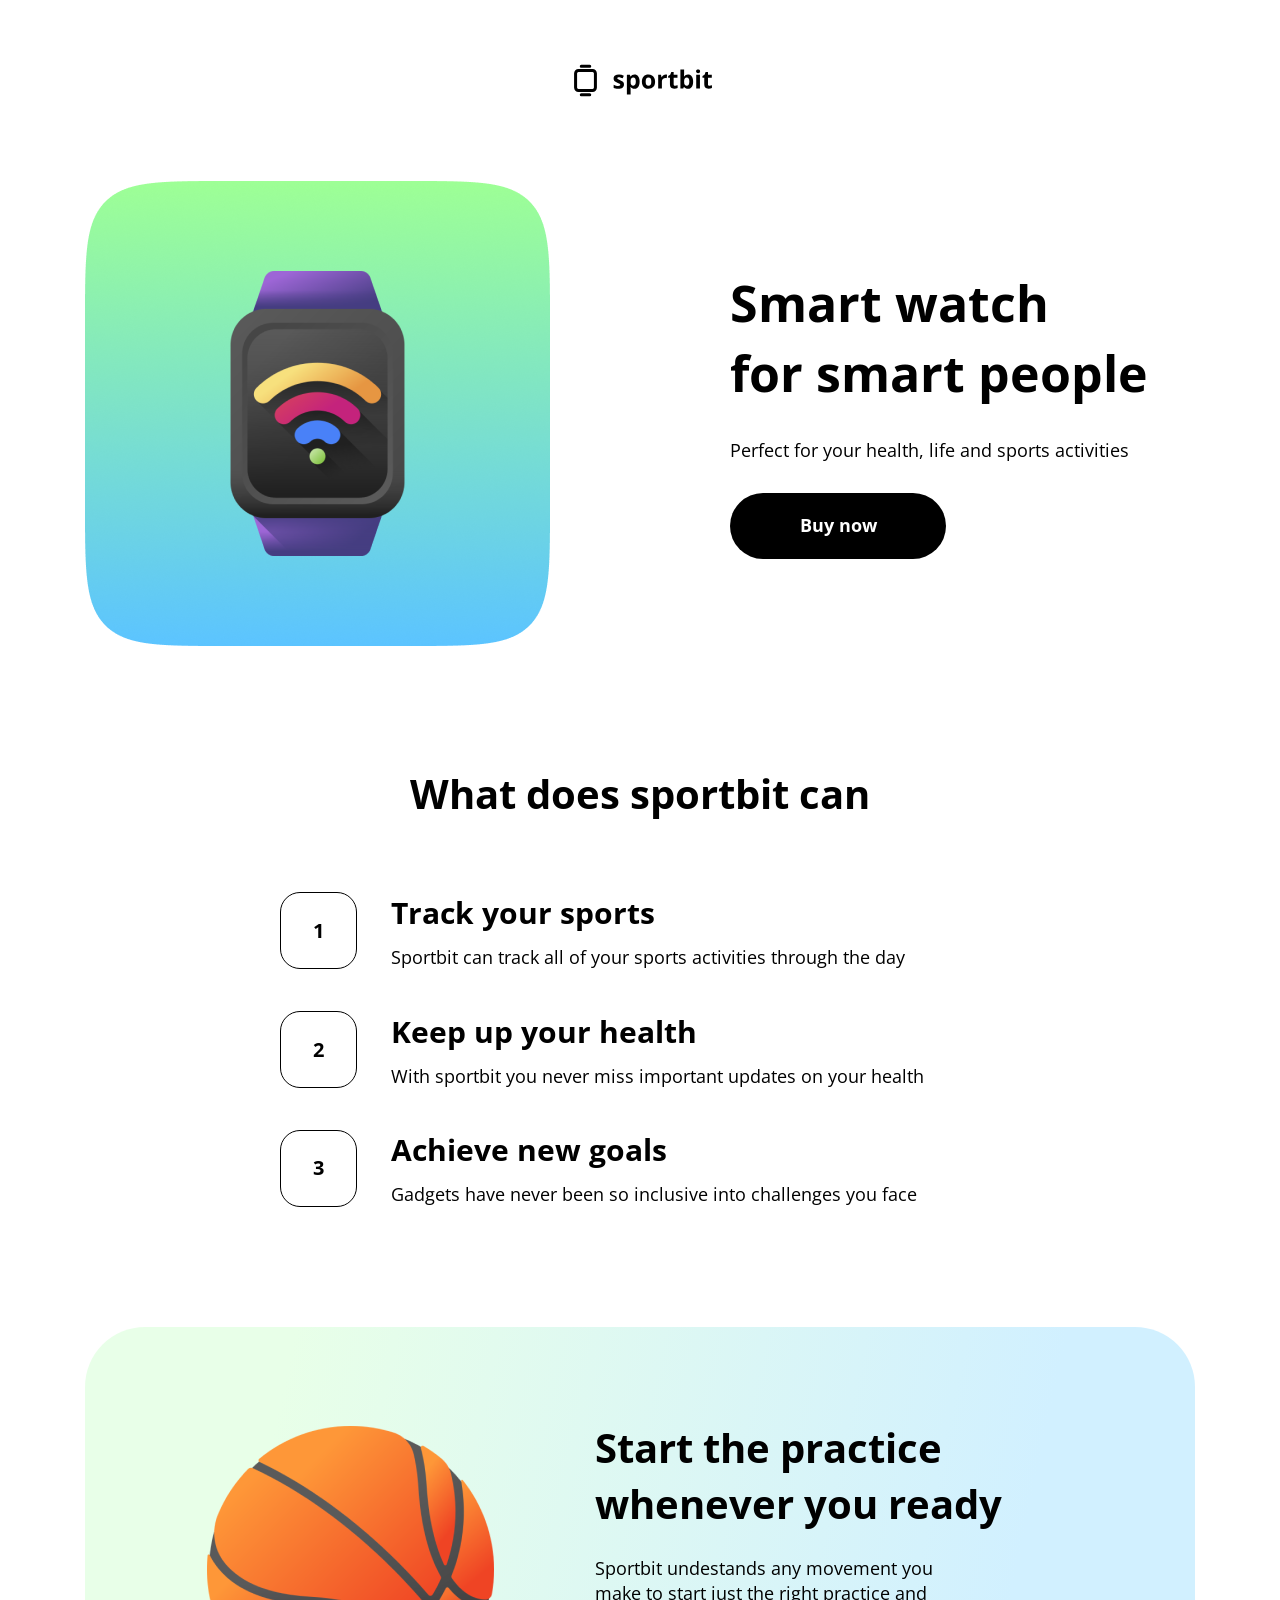
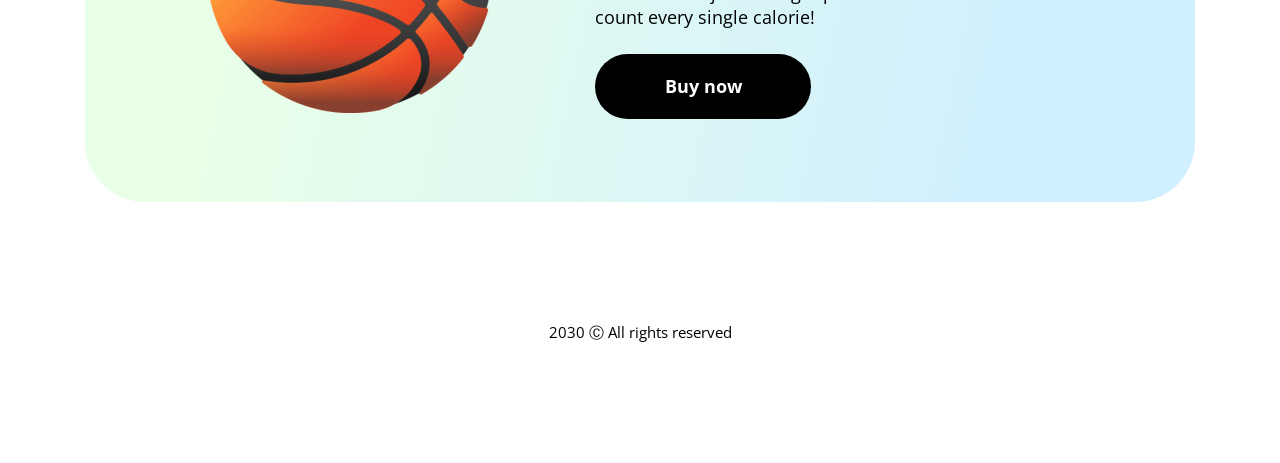
<file: index.html>
<!DOCTYPE html>
<html lang="en">
<head>
    <meta charset="UTF-8">
    <meta http-equiv="X-UA-Compatible" content="IE=edge">
    <meta name="viewport" content="width=device-width, initial-scale=1.0">
    <link rel="icon" type="image/x-icon" href="img/watch.png">
    <link rel="preconnect" href="https://fonts.googleapis.com">
    <link rel="preconnect" href="https://fonts.gstatic.com" crossorigin>
    <link href="https://fonts.googleapis.com/css2?family=Open+Sans:wght@400;700&display=swap" rel="stylesheet">
    <link rel="stylesheet" href="css/main.css">
    <title>Sportbit Home</title>
</head>
<body>
    <header class="header" id="header">
        <div class="container">

            <a href="#" class="logo">
                <img src="img/logo.svg" alt="Sportbit">
            </a>

            <div class="wrapper">
                <img src="img/watch.png" alt="Smart watch" class="image">
                <div class="hero-text">
                    <h1>Smart watch<br>for smart people</h1>
                    <p class="intro">Perfect for your health, life and sports activities</p>
                    <a href="#" class="button">Buy now</a>
                </div>
            </div>
        </div>
    </header>

    <section class="features" id="features">
        <div class="container">
            <h2>What does sportbit can</h2>
            <div class="features-container">
                <div class="feature">
                    <span class="feature-digit">1</span>
                    <div class="feature-wrap">
                        <h3 class="feature-title">Track your sports</h3>
                        <p class="feature-text">Sportbit can track all of your sports activities through the day</p>
                    </div>
                </div>
                <div class="feature">
                    <span class="feature-digit">2</span>
                    <div class="feature-wrap">
                        <h3 class="feature-title">Keep up your health</h3>
                        <p class="feature-text">With sportbit you never miss important updates on your health</p>
                    </div>
                </div>
                <div class="feature">
                    <span class="feature-digit">3</span>
                    <div class="feature-wrap">
                        <h3 class="feature-title">Achieve new goals</h3>
                        <p class="feature-text">Gadgets have never been so inclusive into challenges you face</p>
                    </div>
                </div>
            </div>
        </div>
    </section>

    <section class="action" id="action">
        <div class="container">
            <div class="action-wrap">
                <img src="img/ball.png" alt="Sports activities">
                <div class="hero-text">
                    <h2>Start the practice whenever you ready</h2>
                    <p class="intro">Sportbit undestands any movement you make to start just the right practice and count every single calorie!</p>
                    <a href="#" class="button">Buy now</a>
                </div>
            </div>
        </div>
    </section>

    <footer class="footer" id="footer">
        <div class="container">
            <p class="credits">2030 Ⓒ All rights reserved</p>
        </div>
    </footer>

    
</body>
</html>
</file>
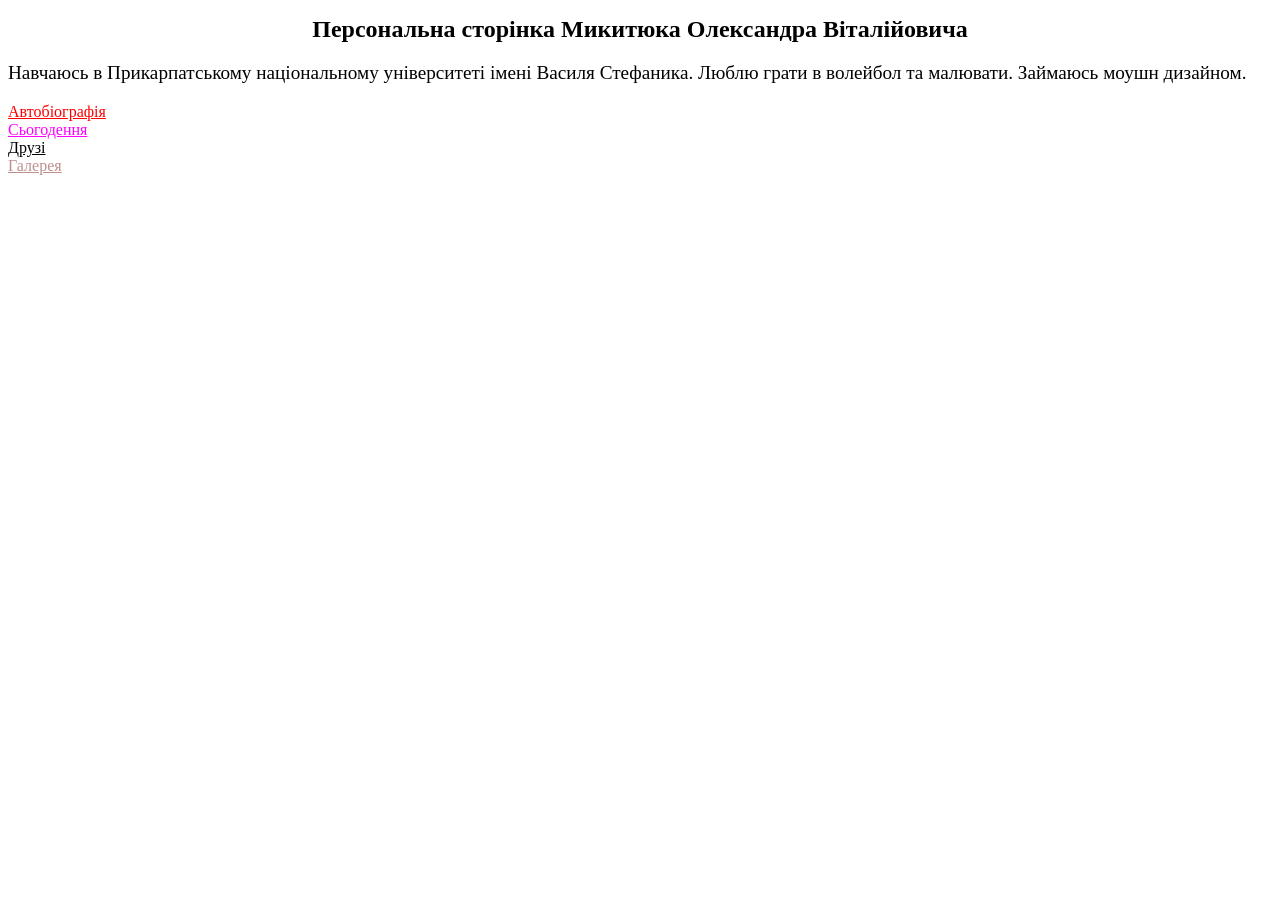
<file: lab2/index.html>
<!DOCTYPE html>
<html>
<head>
	<meta charset="utf-8">
	<title>Lab2</title>
	<style>
		/*////////main////////*/
	h1.index {
		text-align: center;
		font-size: 24px;
	}

	p.index {
		font-size: 1.2rem;
	}

	/*biography*/
	a:link.index1 {
		color: red;
	}
	a:visited.index1 {
		color: brown;
	}

	/*novadays*/
	a:link.index2 {
		color: magenta;
	}
	a:visited.index2 {
		color: pink;
	}

	/*friends*/
	a:link.index3 {
		color: black;
	}
	a:visited.index3 {
		color: darkblue;
	}

	/*gallery*/
	a:link.index4 {
		color: rosybrown;
	}
	a:visited.index4 {
		color: cyan;
	}
	/*////////main////////*/
	</style>
</head>
<body>
	<h1 class="index">Персональна сторінка Микитюка Олександра Віталійовича</h1>
	<p class="index">Навчаюсь в Прикарпатському національному університеті імені Василя Стефаника. Люблю грати в волейбол та малювати. Займаюсь моушн дизайном.</p>
	<p><a class="index1" href="biography.html"> Автобіографія </a>
	<br>
	<a class="index2" href="novadays.html">Сьогодення</a>
	<br>
	<a class="index3" href="friends.html">Друзі</a>
	<br>
	<a class="index4" href="gallery.html">Галерея</a></p>
</body>
</html>
</file>
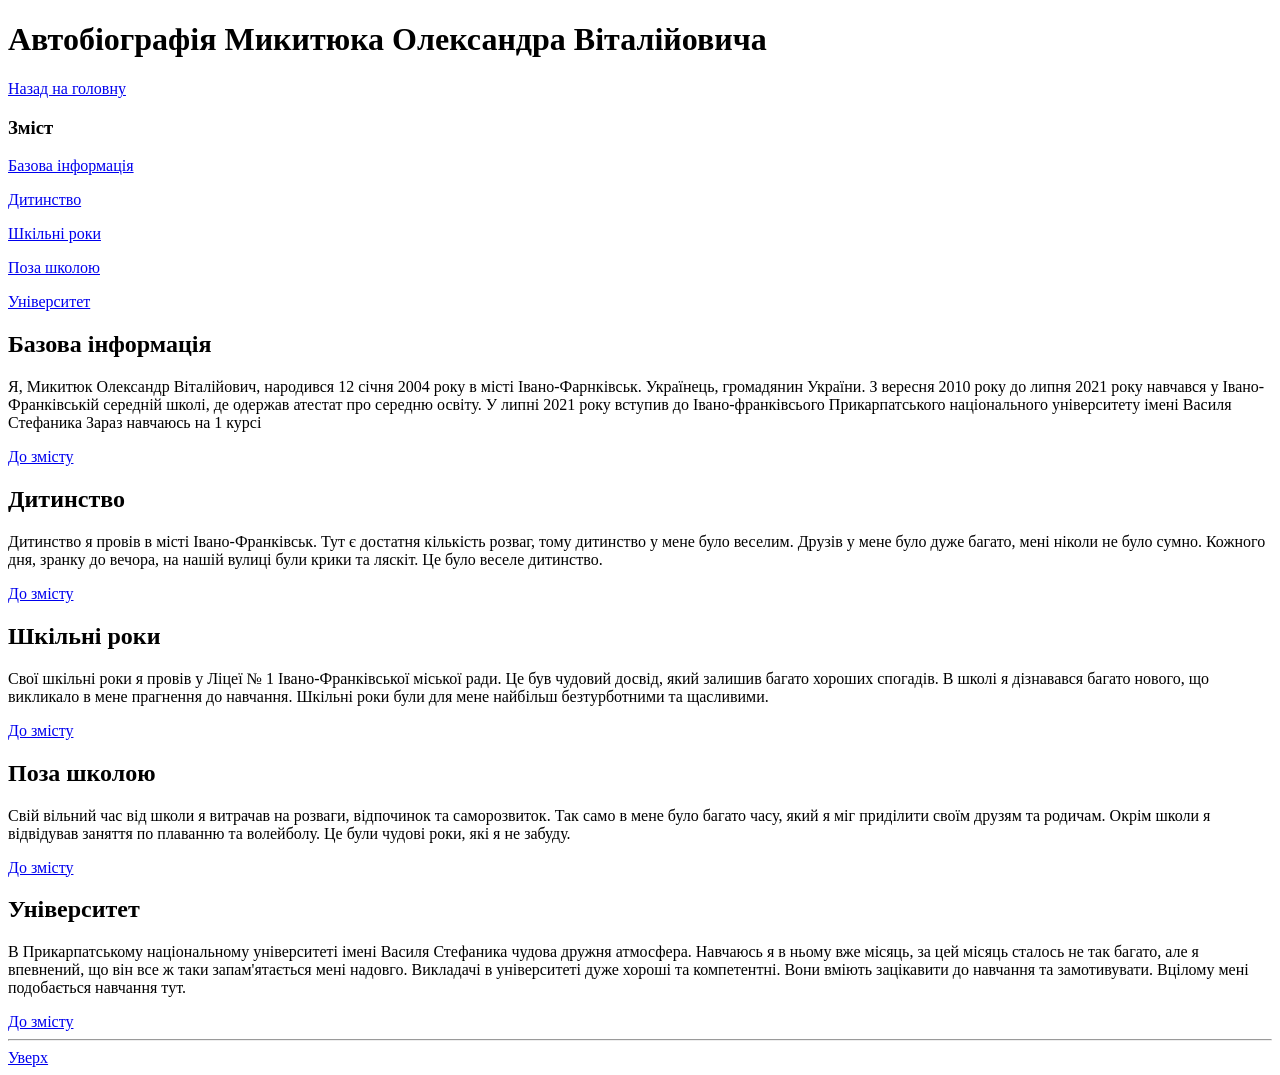
<file: biography.html>
<!DOCTYPE html>
<html>
<head>
	<meta charset="utf-8">
	<title>Автобіографія</title>
</head>
<body>
	<h1 id="a">Автобіографія Микитюка Олександра Віталійовича</h1>
	<p><a  href="index.html"> Назад на головну </a></p>
	<h3 id="z">Зміст</h3>
	<p><a href="#a1"> Базова інформація </a></p>
	<p><a href="#a2"> Дитинство </a></p>
	<p><a href="#a3"> Шкільні роки </a></p>
	<p><a href="#a4"> Поза школою </a></p>
	<p><a href="#a5"> Університет </a></p>
	<article id="a1">
		<h2>Базова інформація</h2>
		<p>Я, Микитюк Олександр Віталійович, народився 12 січня 2004 року в місті Івано-Фарнківськ. Українець, громадянин України. З вересня 2010 року до липня 2021 року навчався у Івано-Франківській середній школі, де одержав атестат про середню освіту. У липні 2021 року вступив до Івано-франківсього Прикарпатського національного університету імені Василя Стефаника Зараз навчаюсь на 1 курсі</p>
		<a href="#z"> До змісту </a>
	</article>
	<article id="a2">
		<h2>Дитинство</h2>
		<p>Дитинство я провів в місті Івано-Франківськ. Тут є достатня кількість розваг, тому дитинство у мене було веселим. Друзів у мене було дуже багато, мені ніколи не було сумно. Кожного дня, зранку до вечора, на нашій вулиці були крики та ляскіт. Це було веселе дитинство.</p>
		<a href="#z"> До змісту </a>
	</article>
	<article id="a3">
		<h2>Шкільні роки</h2>
		<p>Свої шкільні роки я провів у Ліцеї № 1 Івано-Франківської міської ради. Це був чудовий досвід, який залишив багато хороших спогадів. В школі я дізнавався багато нового, що викликало в мене прагнення до навчання. Шкільні роки були для мене найбільш безтурботними та щасливими.</p>
		<a href="#z"> До змісту </a>
	</article>
	<article id="a4">
		<h2>Поза школою</h2>
		<p>Свій вільний час від школи я витрачав на розваги, відпочинок та саморозвиток. Так само в мене було багато часу, який я міг приділити своїм друзям та родичам. Окрім школи я відвідував заняття по плаванню та волейболу. Це були чудові роки, які я не забуду.</p>
		<a href="#z"> До змісту </a>
	</article>
	<article id="a5">
		<h2>Університет</h2>
		<p>В Прикарпатському національному університеті імені Василя Стефаника чудова дружня атмосфера. Навчаюсь я в ньому вже місяць, за цей місяць сталось не так багато, але я впевнений, що він все ж таки запам'ятається мені надовго. Викладачі в університеті дуже хороші та компетентні. Вони вміють зацікавити до навчання та замотивувати. Вцілому мені подобається навчання тут.</p>
		<a href="#z"> До змісту </a>
	</article>
	<hr>
	<a href="#a">Уверх</a>
</body>
</html>
</file>
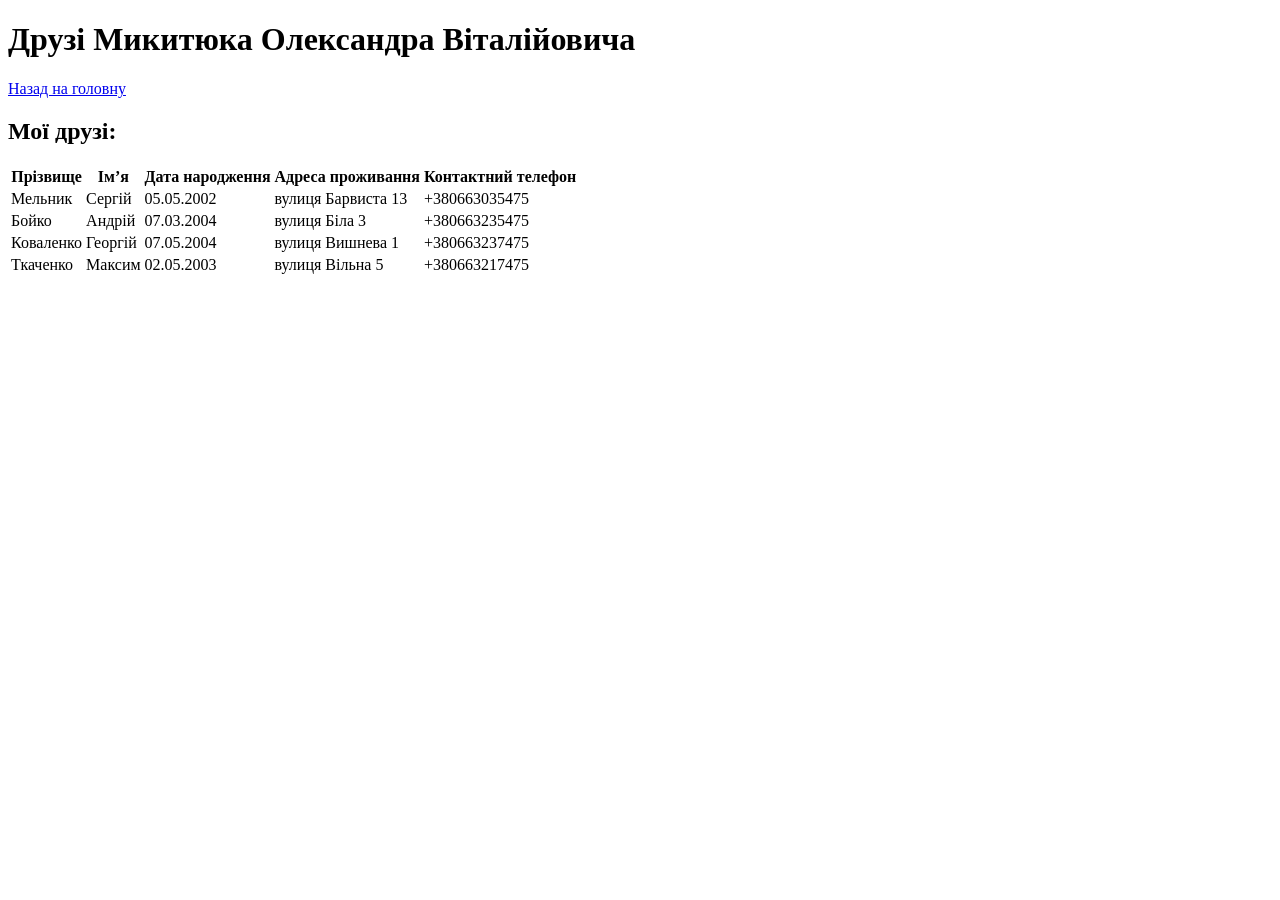
<file: friends.html>
<!DOCTYPE html>
<html>
<head>
	<meta charset="utf-8">
	<title>
		Друзі
	</title>
</head>
<body>
	<h1>Друзі Микитюка Олександра Віталійовича</h1>
	<p><a  href="index.html"> Назад на головну </a></p>
	<h2>Мої друзі:</h2>
	<table>
		<tr>
    		<th>Прізвище</th>
		    <th>Ім’я</th>
		    <th>Дата народження</th>
		    <th>Адреса проживання</th>
		    <th>Контактний телефон</th>
		<tr>
		    <td>Мельник</td>
		    <td>Сергій</td>
		    <td>05.05.2002</td>
		    <td>вулиця Барвиста	13</td>
		    <td>+380663035475</td>
		</tr>
		<tr>
		    <td>Бойко</td>
		    <td>Андрій</td>
		    <td>07.03.2004</td>
		    <td>вулиця Біла	3</td>
		    <td>+380663235475</td>
		</tr>
		<tr>
		    <td>Коваленко</td>
		    <td>Георгій</td>
		    <td>07.05.2004</td>
		    <td>вулиця Вишнева 1</td>
		    <td>+380663237475</td>
		</tr>
		<tr>
		    <td>Ткаченко</td>
		    <td>Максим</td>
		    <td>02.05.2003</td>
		    <td>вулиця Вільна 5</td>
		    <td>+380663217475</td>
		</tr>
	</table>
</body>
</html>
</file>
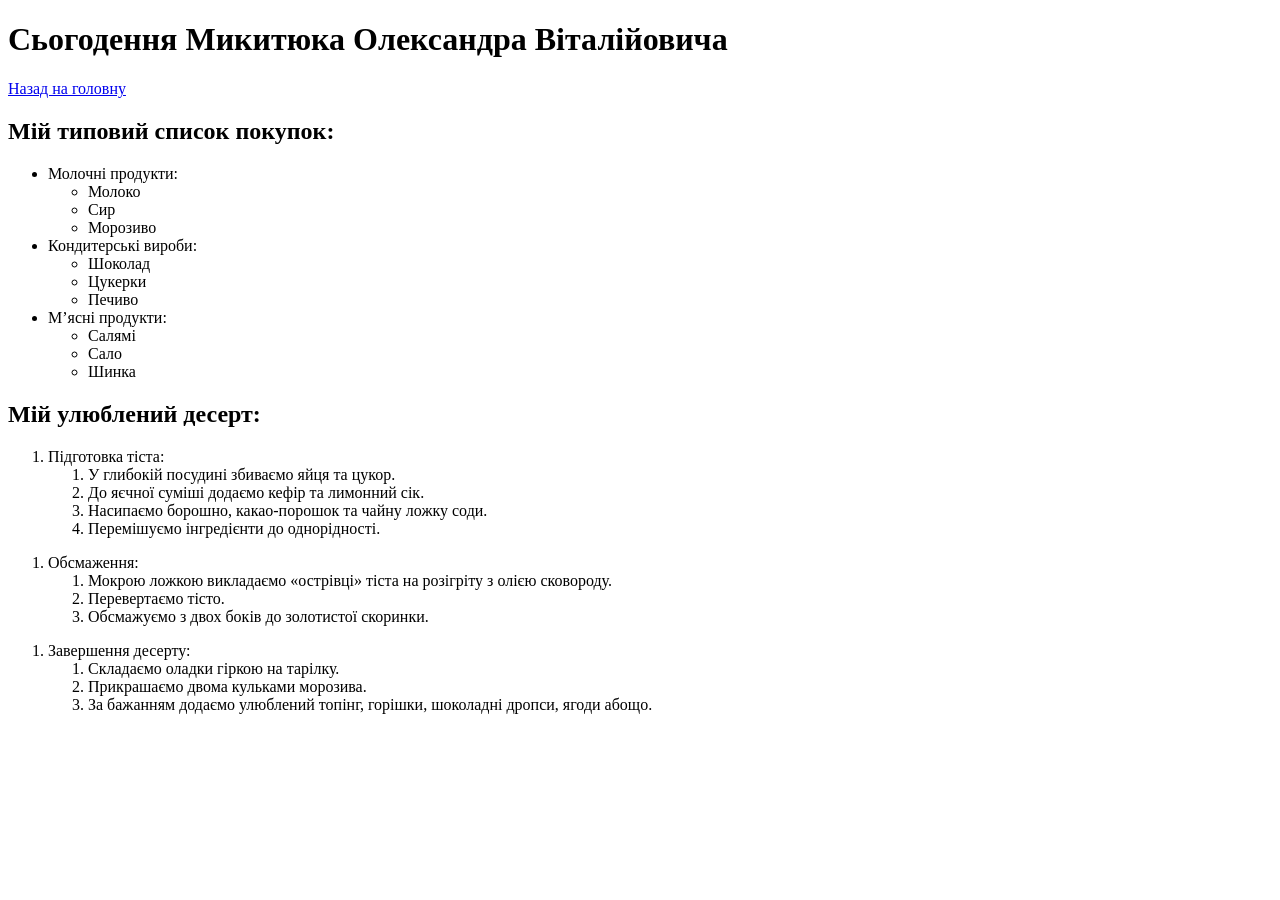
<file: novadays.html>
<!DOCTYPE html>
<html>
<head>
	<meta charset="utf-8">
	<title>
		Сьогодення
	</title>
</head>
<body>
	<h1>Сьогодення Микитюка Олександра Віталійовича</h1>
	<p><a  href="index.html"> Назад на головну </a></p>
	<h2>Мій типовий список покупок:</h2>
	<ul>
		<li>Молочні продукти:
			<ul>
				<li>Молоко</li>
				<li>Сир</li>
				<li>Морозиво</li>
			</ul>
		</li>
		<li>Кондитерські вироби:
			<ul>
				<li>Шоколад</li>
				<li>Цукерки</li>
				<li>Печиво</li>
			</ul>
		</li>
		<li>М’ясні продукти:
			<ul>
				<li>Салямі</li>
				<li>Сало</li>
				<li>Шинка</li>
			</ul>
		</li>
	</ul>
	<h2>Мій улюблений десерт:</h2>
	<ol>
		<li>Підготовка тіста:
			<ol>
				<li>У глибокій посудині збиваємо яйця та цукор.</li>
				<li>До яєчної суміші додаємо кефір та лимонний сік.</li>
				<li>Насипаємо борошно, какао-порошок та чайну ложку соди.</li>
				<li> Перемішуємо інгредієнти до однорідності.</li>
			</ol>
		</li>
	</ol>
	<ol>
		<li>Обсмаження:
			<ol>
				<li>Мокрою ложкою викладаємо «острівці» тіста на розігріту з олією сковороду.</li>
				<li>Перевертаємо тісто.</li>
				<li>Обсмажуємо з двох боків до золотистої скоринки.</li>
			</ol>
		</li>
	</ol>
	<ol>
		<li>Завершення десерту:
			<ol>
				<li>Складаємо оладки гіркою на тарілку.</li>
				<li>Прикрашаємо двома кульками морозива.</li>
				<li>За бажанням додаємо улюблений топінг, горішки, шоколадні дропси, ягоди абощо.</li>
			</ol>
		</li>
	</ol>
</body>
</html>
</file>
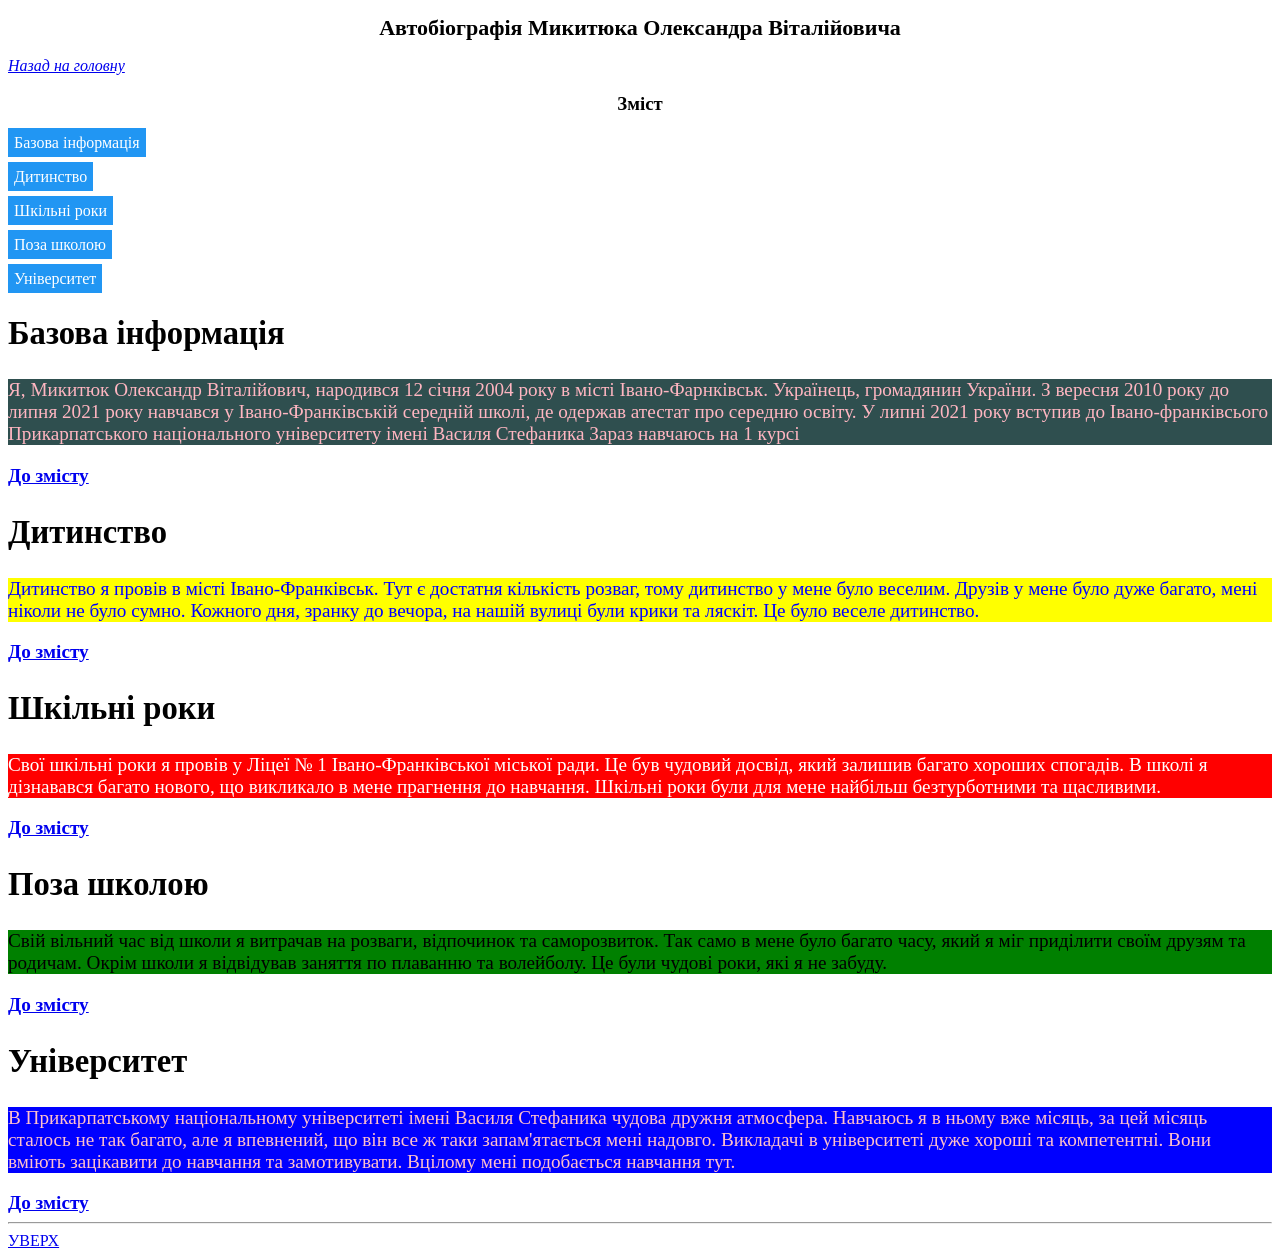
<file: lab2/biography.html>
<!DOCTYPE html>
<html>
<head>
	<meta charset="utf-8">
	<title>Автобіографія</title>
	<style>
		/*////////biography////////*/
	h1.biography {
		text-align: center;
		font-size: 22px;
	}

	p.back {
		font-style: italic;
	}

	h3.zmist {
		text-align: center;
	}

	a.button {
		text-decoration: none;
		background: #2196f3;
		color: #fff;
		padding: 6px;
	}

	a:hover.button {
		color: black;
		background-color: magenta;
	}

	a:active.button {
		color: red;
		background-color: yellow;
	}

	article {
		font-size: 120%;
	}

	/*contents*/
	h2.contentTitle {
		font-size: 1.7em;
	}

	p.content1 {
		background-color: darkslategrey;
		color: lightpink;
	}

	p.content2 {
		background-color: yellow;
		color: blue;
	}

	p.content3 {
		background-color: red;
		color: white;
	}

	p.content4 {
		background-color: green;
		color: black;
	}

	p.content5 {
		background-color: blue;
		color: pink;
	}

	a.toTheContent {
		font-weight: bold;
	}

	a.up {
		text-transform: uppercase;
	}
		/*////////biography////////*/
	</style>
</head>
<body>
	<h1 class="biography" id="a">Автобіографія Микитюка Олександра Віталійовича</h1>
	<p class="back"><a href="index.html"> Назад на головну </a></p>
	<h3 class="zmist" id="z">Зміст</h3>
	<p><a class="button" href="#a1"> Базова інформація </a></p>
	<p><a class="button" href="#a2"> Дитинство </a></p>
	<p><a class="button" href="#a3"> Шкільні роки </a></p>
	<p><a class="button" href="#a4"> Поза школою </a></p>
	<p><a class="button" href="#a5"> Університет </a></p>

	<article id="a1">
		<h2 class="contentTitle">Базова інформація</h2>
		<p class="content1">Я, Микитюк Олександр Віталійович, народився 12 січня 2004 року в місті Івано-Фарнківськ. Українець, громадянин України. З вересня 2010 року до липня 2021 року навчався у Івано-Франківській середній школі, де одержав атестат про середню освіту. У липні 2021 року вступив до Івано-франківсього Прикарпатського національного університету імені Василя Стефаника Зараз навчаюсь на 1 курсі</p>
		<a class="toTheContent" href="#z"> До змісту </a>
	</article>
	<article id="a2">
		<h2 class="contentTitle">Дитинство</h2>
		<p class="content2">Дитинство я провів в місті Івано-Франківськ. Тут є достатня кількість розваг, тому дитинство у мене було веселим. Друзів у мене було дуже багато, мені ніколи не було сумно. Кожного дня, зранку до вечора, на нашій вулиці були крики та ляскіт. Це було веселе дитинство.</p>
		<a class="toTheContent" href="#z"> До змісту </a>
	</article>
	<article id="a3">
		<h2 class="contentTitle">Шкільні роки</h2>
		<p class="content3">Свої шкільні роки я провів у Ліцеї № 1 Івано-Франківської міської ради. Це був чудовий досвід, який залишив багато хороших спогадів. В школі я дізнавався багато нового, що викликало в мене прагнення до навчання. Шкільні роки були для мене найбільш безтурботними та щасливими.</p>
		<a class="toTheContent" href="#z"> До змісту </a>
	</article>
	<article id="a4">
		<h2 class="contentTitle">Поза школою</h2>
		<p class="content4">Свій вільний час від школи я витрачав на розваги, відпочинок та саморозвиток. Так само в мене було багато часу, який я міг приділити своїм друзям та родичам. Окрім школи я відвідував заняття по плаванню та волейболу. Це були чудові роки, які я не забуду.</p>
		<a class="toTheContent" href="#z"> До змісту </a>
	</article>
	<article id="a5">
		<h2 class="contentTitle">Університет</h2>
		<p class="content5">В Прикарпатському національному університеті імені Василя Стефаника чудова дружня атмосфера. Навчаюсь я в ньому вже місяць, за цей місяць сталось не так багато, але я впевнений, що він все ж таки запам'ятається мені надовго. Викладачі в університеті дуже хороші та компетентні. Вони вміють зацікавити до навчання та замотивувати. Вцілому мені подобається навчання тут.</p>
		<a class="toTheContent" href="#z"> До змісту </a>
	</article>
	<hr>
	<a class="up" href="#a">Уверх</a>
</body>
</html>
</file>
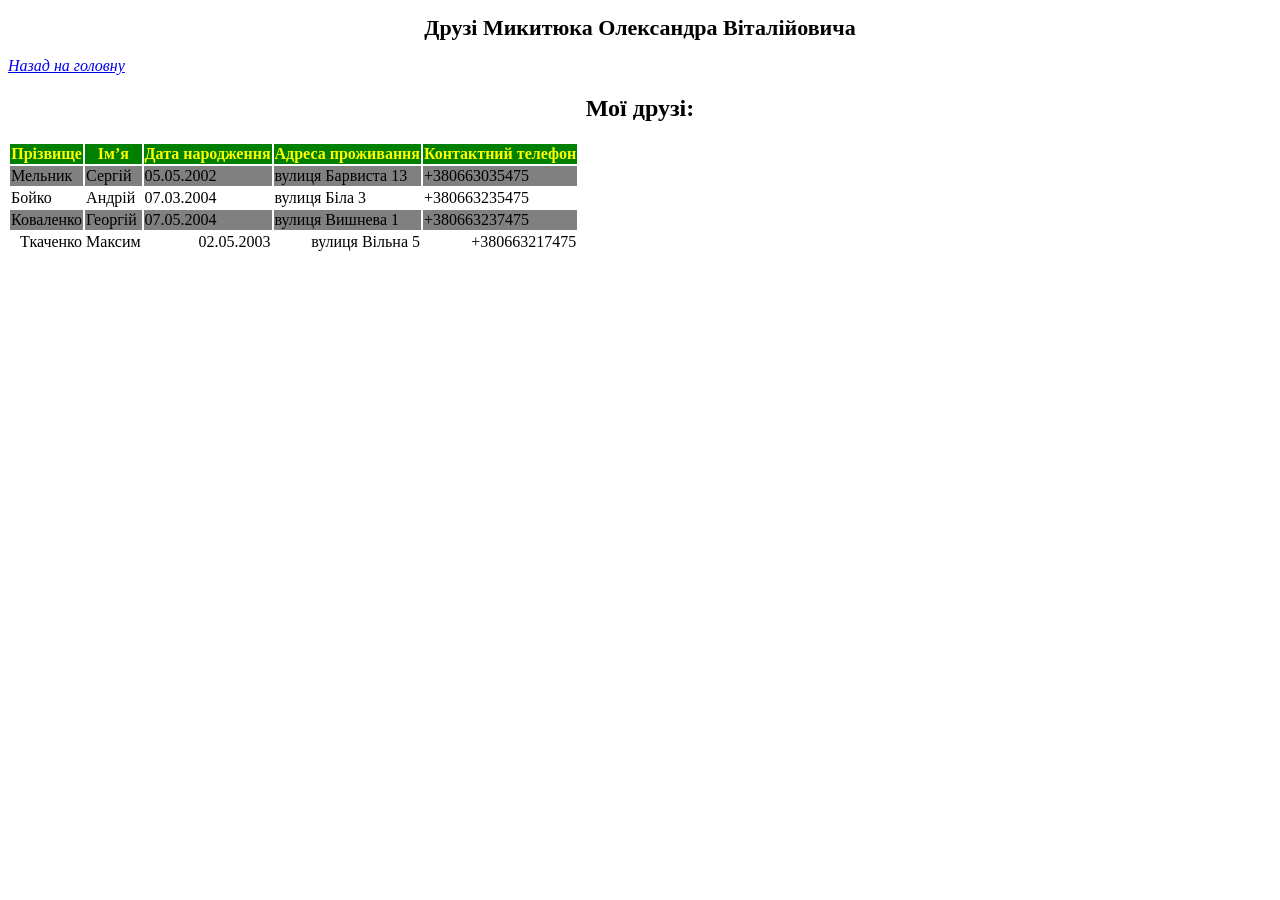
<file: lab2/friends.html>
<!DOCTYPE html>
<html>
<head>
	<meta charset="utf-8">
	<title>
		Друзі
	</title>
	<style>
	h1.friends {
		text-align: center;
		font-size: 22px;
	}

	p.back {
		font-style: italic;
	}

	h2.friends {
		text-align: center;
	}

	tr.header {
		text-align: center;
		background-color: green;
		color: yellow;
		font-weight: bold;
	}

	table tr:nth-child(even) {
		background-color: grey;
	}

	table tr:nth-child(5) {
		text-align: right;
	}
	</style>
</head>
<body>
	<h1 class="friends">Друзі Микитюка Олександра Віталійовича</h1>
	<p class="back"><a  href="index.html"> Назад на головну </a></p>
	<h2 class="friends">Мої друзі:</h2>
	<table>
		<tr class="header">
    		<th>Прізвище</th>
		    <th>Ім’я</th>
		    <th>Дата народження</th>
		    <th>Адреса проживання</th>
		    <th>Контактний телефон</th>
		<tr>
		    <td>Мельник</td>
		    <td>Сергій</td>
		    <td>05.05.2002</td>
		    <td>вулиця Барвиста	13</td>
		    <td>+380663035475</td>
		</tr>
		<tr>
		    <td>Бойко</td>
		    <td>Андрій</td>
		    <td>07.03.2004</td>
		    <td>вулиця Біла	3</td>
		    <td>+380663235475</td>
		</tr>
		<tr>
		    <td>Коваленко</td>
		    <td>Георгій</td>
		    <td>07.05.2004</td>
		    <td>вулиця Вишнева 1</td>
		    <td>+380663237475</td>
		</tr>
		<tr>
		    <td>Ткаченко</td>
		    <td>Максим</td>
		    <td>02.05.2003</td>
		    <td>вулиця Вільна 5</td>
		    <td>+380663217475</td>
		</tr>
	</table>
</body>
</html>
</file>
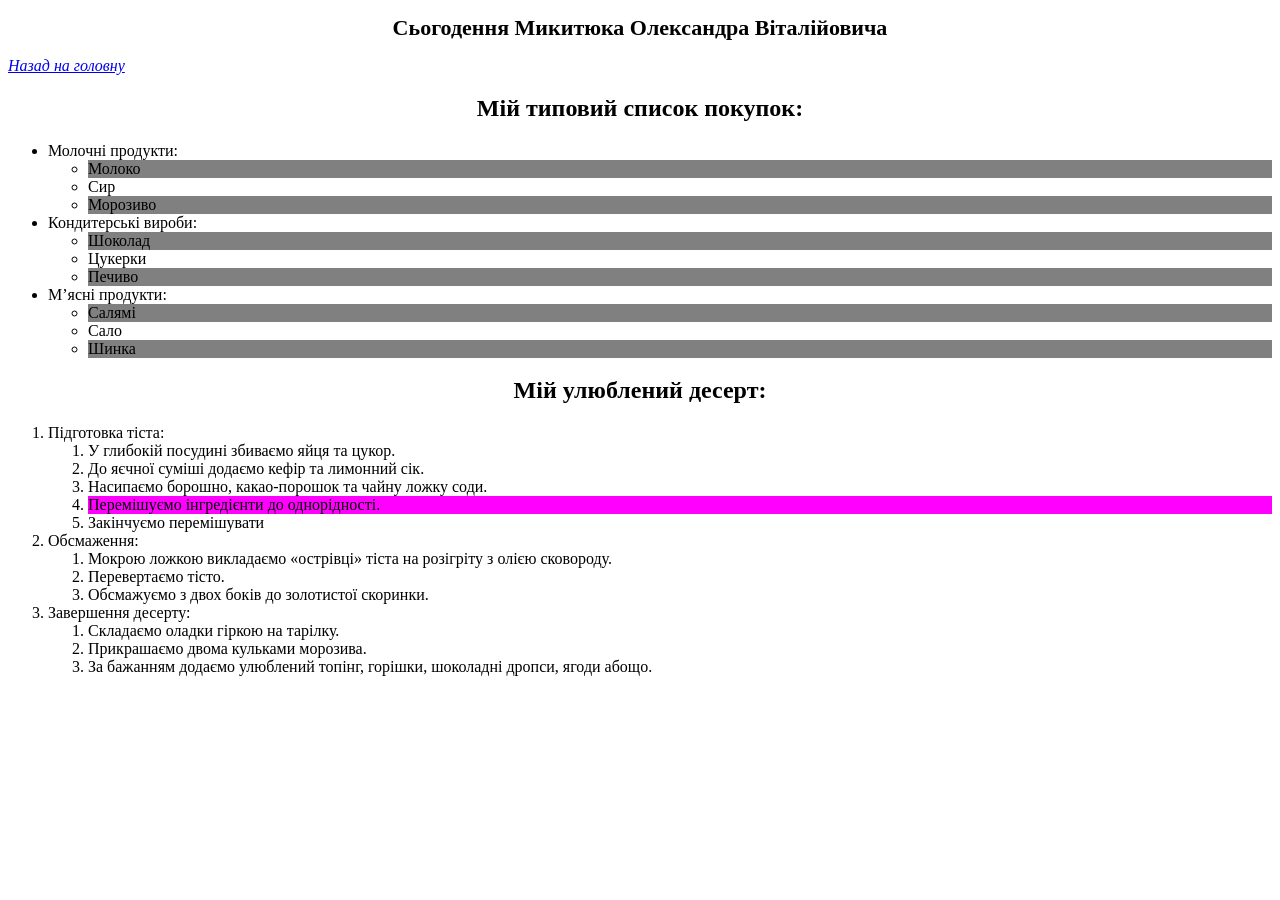
<file: lab2/novadays.html>
<!DOCTYPE html>
<html>
<head>
	<meta charset="utf-8">
	<title>
		Сьогодення
	</title>
	<style>

	h1.novadays {
		text-align: center;
		font-size: 22px;
	}

	p.back {
		font-style: italic;
	}
	
	h2.list1 {
		text-align: center;
	}

	li.one {
		background-color: grey;
	}

	h2.list2 {
		text-align: center;
	}

	ol li ol li:nth-child(3) {
		cursor: pointer;
	}

	ol li ol li:nth-child(5) {
		cursor: pointer;
	}

	li ul li:nth-child(odd) {
		background-color: gray;
	}

	ol li ol li:nth-child(4) {
		background-color: magenta;
	}

	</style>
</head>
<body>
	<h1 class="novadays">Сьогодення Микитюка Олександра Віталійовича</h1>
	<p class="back"><a  href="index.html"> Назад на головну </a></p>
	<h2 class="list1">Мій типовий список покупок:</h2>
	<ul>
		<li>Молочні продукти:
			<ul>
				<li>Молоко</li>
				<li >Сир</li>
				<li>Морозиво</li>
			</ul>
		</li>
		<li>Кондитерські вироби:
			<ul>
				<li>Шоколад</li>
				<li>Цукерки</li>
				<li>Печиво</li>
			</ul>
		</li>
		<li>М’ясні продукти:
			<ul>
				<li>Салямі</li>
				<li>Сало</li>
				<li>Шинка</li>
			</ul>
		</li>
	</ul>
	<h2 class="list2">Мій улюблений десерт:</h2>
	<ol>
		<li>Підготовка тіста:
			<ol>
				<li>У глибокій посудині збиваємо яйця та цукор.</li>
				<li>До яєчної суміші додаємо кефір та лимонний сік.</li>
				<li>Насипаємо борошно, какао-порошок та чайну ложку соди.</li>
				<li>Перемішуємо інгредієнти до однорідності.</li>
				<li>Закінчуємо перемішувати</li>
			</ol>
		</li>
		<li>Обсмаження:
			<ol>
				<li>Мокрою ложкою викладаємо «острівці» тіста на розігріту з олією сковороду.</li>
				<li>Перевертаємо тісто.</li>
				<li>Обсмажуємо з двох боків до золотистої скоринки.</li>
			</ol>
		</li>
		<li>Завершення десерту:
			<ol>
				<li>Складаємо оладки гіркою на тарілку.</li>
				<li>Прикрашаємо двома кульками морозива.</li>
				<li>За бажанням додаємо улюблений топінг, горішки, шоколадні дропси, ягоди абощо.</li>
			</ol>
		</li>
	</ol>
</body>
</html>
</file>
<file: css/main.css>
body {
    font-family: 'Open Sans', sans-serif;
    color: black;
    font-size: 18px;
    font-weight: 400;
    margin: 0;
    padding: 0;
}

* {
    box-sizing: border-box;
}

.container {
    max-width: 1110px;
    margin: 0 auto;
}

section {
    padding-top: 120px;
}

p {
    line-height: 1.37em;
    margin: 0;
}

h1, h2, h3, h4, h5, h6 {
    font-weight: 700;
    line-height: 1.4em;
    margin: 0;
}

.header {
    padding-top: 60px;
}

.logo {
    margin: 0 auto;
    max-width: 145px;
    display: block;
}

h1 {
    font-size: 50px;
}

h2 {
    font-size: 40px;
    text-align: center;
    margin-bottom: 70px;
}

.image {
    width: 465px;
}

.intro {
    font-size: 18px;
    margin: 30px 0;
}

.button {
    background: #000000;
    border-radius: 100px;
    font-size: 18px;
    color: #fff;
    text-decoration: none;
    padding: 22px 0;
    font-weight: 700;
    line-height: 1.19em;
    display: block;
    width: 216px;
    text-align: center;
    transition: all 0.5s ease;
}

.button:hover {
    background: rgb(41, 41, 41);
}

.hero-text {
    width: 465px;
}

.hero-text h2 {
    text-align:left;
    margin-bottom: 0;
}

.action-wrap .hero-text {
    width: 432px;
}

.action-wrap .intro {
    margin: 24px 0;
    width: 371px;
}

.wrapper {
    display: flex;
    align-items: center;
    justify-content: space-between;
    margin-top: 79px;
}

.features-container {
    width: 720px;
    display: flex;
    flex-direction: column;
    gap: 41px;
    margin: 0 auto
}

.feature {
    display: flex;
    gap: 34px;
    align-items: center;
}

.feature-digit {
    font-weight: 700;
    font-size: 20px;
    line-height: 1.37em;
    border: 1px solid #000000;
    border-radius: 20px;
    width: 77px;
    height: 77px;
    display: flex;
    align-items: center;
    justify-content: center;
    transition: all 0.5s ease;
}

.feature:hover .feature-digit {
    background: #000;
    color: #fff;
}

.feature-title {
    font-size: 30px;
    margin-bottom: 11px;
}

.action-wrap {
    background: linear-gradient(102deg, #E8FFE8 17.38%, #D1F0FF 81.25%);
    border-radius: 60px;
    display: flex;
    align-items: center;
    padding: 93px 168px 83px 122px;
    gap: 101px;
    justify-content: center;
}

.credits {
    font-size: 15px;
    text-align: center;
}

.footer {
    padding: 120px 0;
}
</file>
